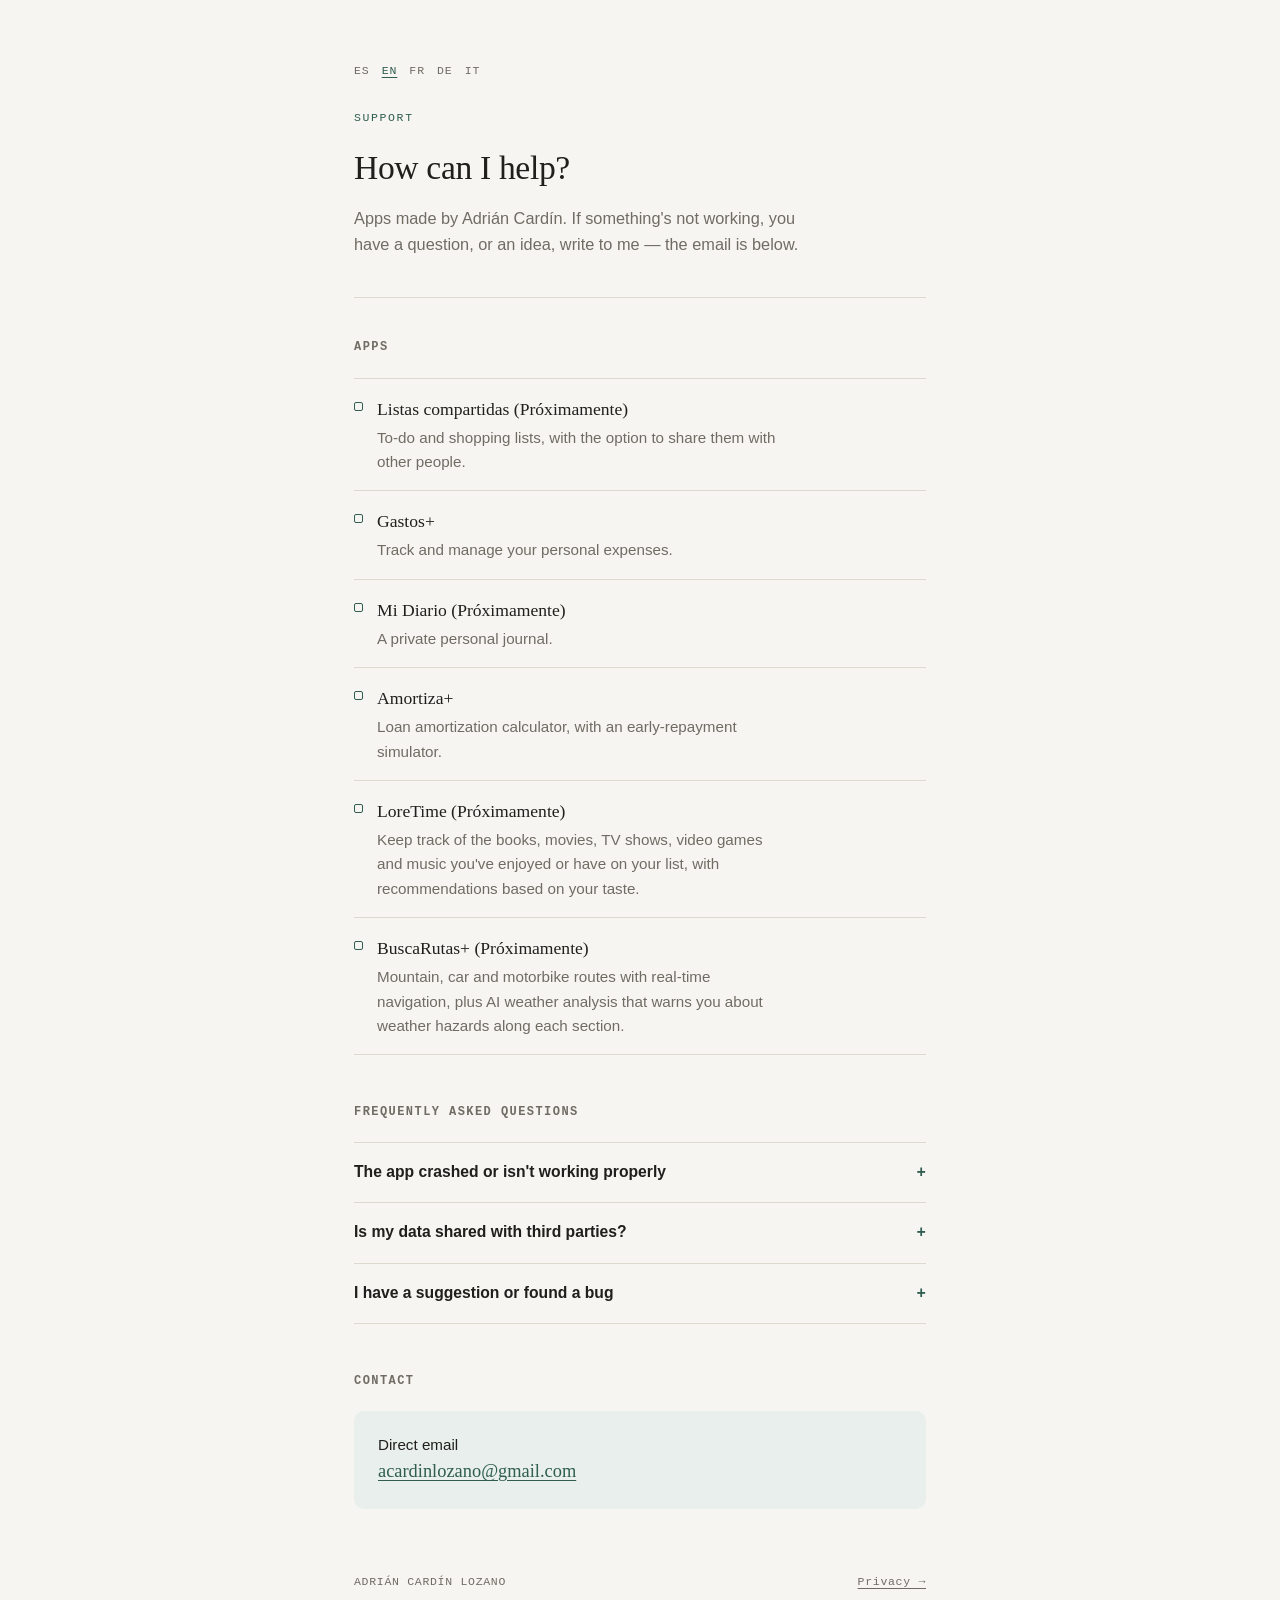
<file: index.html>
<!DOCTYPE html>
<html lang="es">
<head>
<meta charset="UTF-8">
<meta name="viewport" content="width=device-width, initial-scale=1.0">
<title>Soporte — Adrián Cardín</title>
<link rel="stylesheet" href="css/style.css">
</head>
<body class="page-support">
<main>
  <nav class="lang-switch" data-lang-switch aria-label="Selector de idioma"></nav>

  <p class="eyebrow" data-i18n="support.eyebrow">Soporte</p>
  <h1 data-i18n="support.h1">¿En qué puedo ayudarte?</h1>
  <p class="lead" data-i18n="support.lead">Apps hechas por Adrián Cardín. Si algo falla, tienes una duda o una idea, escríbeme — abajo tienes el correo.</p>

  <hr>

  <section>
    <h2 data-i18n="support.apps.title">Apps</h2>

    <div class="app-row">
      <span class="marker"></span>
      <div>
        <h3>Listas compartidas (Próximamente)</h3>
        <p data-i18n="support.apps.app1.desc">Listas de tareas y compra, con la opción de compartirlas con otras personas.</p>
      </div>
    </div>

    <div class="app-row">
      <span class="marker"></span>
      <div>
        <h3>Gastos+</h3>
        <p data-i18n="support.apps.app2.desc">Control y seguimiento de gastos personales.</p>
      </div>
    </div>

    <div class="app-row">
      <span class="marker"></span>
      <div>
        <h3>Mi Diario (Próximamente)</h3>
        <p data-i18n="support.apps.app3.desc">Diario personal privado.</p>
      </div>
    </div>

    <div class="app-row">
      <span class="marker"></span>
      <div>
        <h3>Amortiza+</h3>
        <p data-i18n="support.apps.app4.desc">Calculadora de amortización de préstamos, con simulador de amortizaciones anticipadas.</p>
      </div>
    </div>

    <div class="app-row">
      <span class="marker"></span>
      <div>
        <h3>LoreTime (Próximamente)</h3>
        <p data-i18n="support.apps.app5.desc">Registro de los libros, películas, series, videojuegos y música que has disfrutado o tienes pendientes, con recomendaciones según tus gustos.</p>
      </div>
    </div>

    <div class="app-row">
      <span class="marker"></span>
      <div>
        <h3>BuscaRutas+ (Próximamente)</h3>
        <p data-i18n="support.apps.app6.desc">Rutas de montaña, coche y moto con navegación en tiempo real, y análisis del tiempo con IA para avisarte de peligros meteorológicos en cada tramo.</p>
      </div>
    </div>
  </section>

  <section>
    <h2 data-i18n="support.faq.title">Preguntas frecuentes</h2>

    <details>
      <summary><span data-i18n="support.faq.q1">Se me ha cerrado la app o no funciona bien</span><span class="toggle"></span></summary>
      <p data-i18n="support.faq.a1">Escríbeme indicando el nombre de la app, el modelo de tu dispositivo y qué estabas haciendo cuando ocurrió. Intento responder lo antes posible.</p>
    </details>

    <details>
      <summary><span data-i18n="support.faq.q2">¿Mis datos se comparten con terceros?</span><span class="toggle"></span></summary>
      <p data-i18n="support.faq.a2">No. Los datos se guardan en tu dispositivo y, si la app lo permite, en tu propia cuenta de iCloud, para que puedas usarlos entre tus dispositivos o compartirlos con quien tú elijas.</p>
    </details>

    <details>
      <summary><span data-i18n="support.faq.q3">Tengo una sugerencia o he encontrado un fallo</span><span class="toggle"></span></summary>
      <p data-i18n="support.faq.a3">Cualquier idea o error que me cuentes ayuda a mejorar la app. Escríbeme al correo de abajo.</p>
    </details>
  </section>

  <section>
    <h2 data-i18n="support.contact.title">Contacto</h2>
    <div class="contact">
      <p data-i18n="support.contact.label">Correo directo</p>
      <a href="mailto:acardinlozano@gmail.com">acardinlozano@gmail.com</a>
    </div>
  </section>

  <footer>
    <span>ADRIÁN CARDÍN LOZANO</span>
    <a href="privacidad.html" data-i18n="support.footer.privacyLink">Privacidad →</a>
  </footer>
</main>
<script src="traducciones/i18n.js" defer></script>
</body>
</html>
</file>
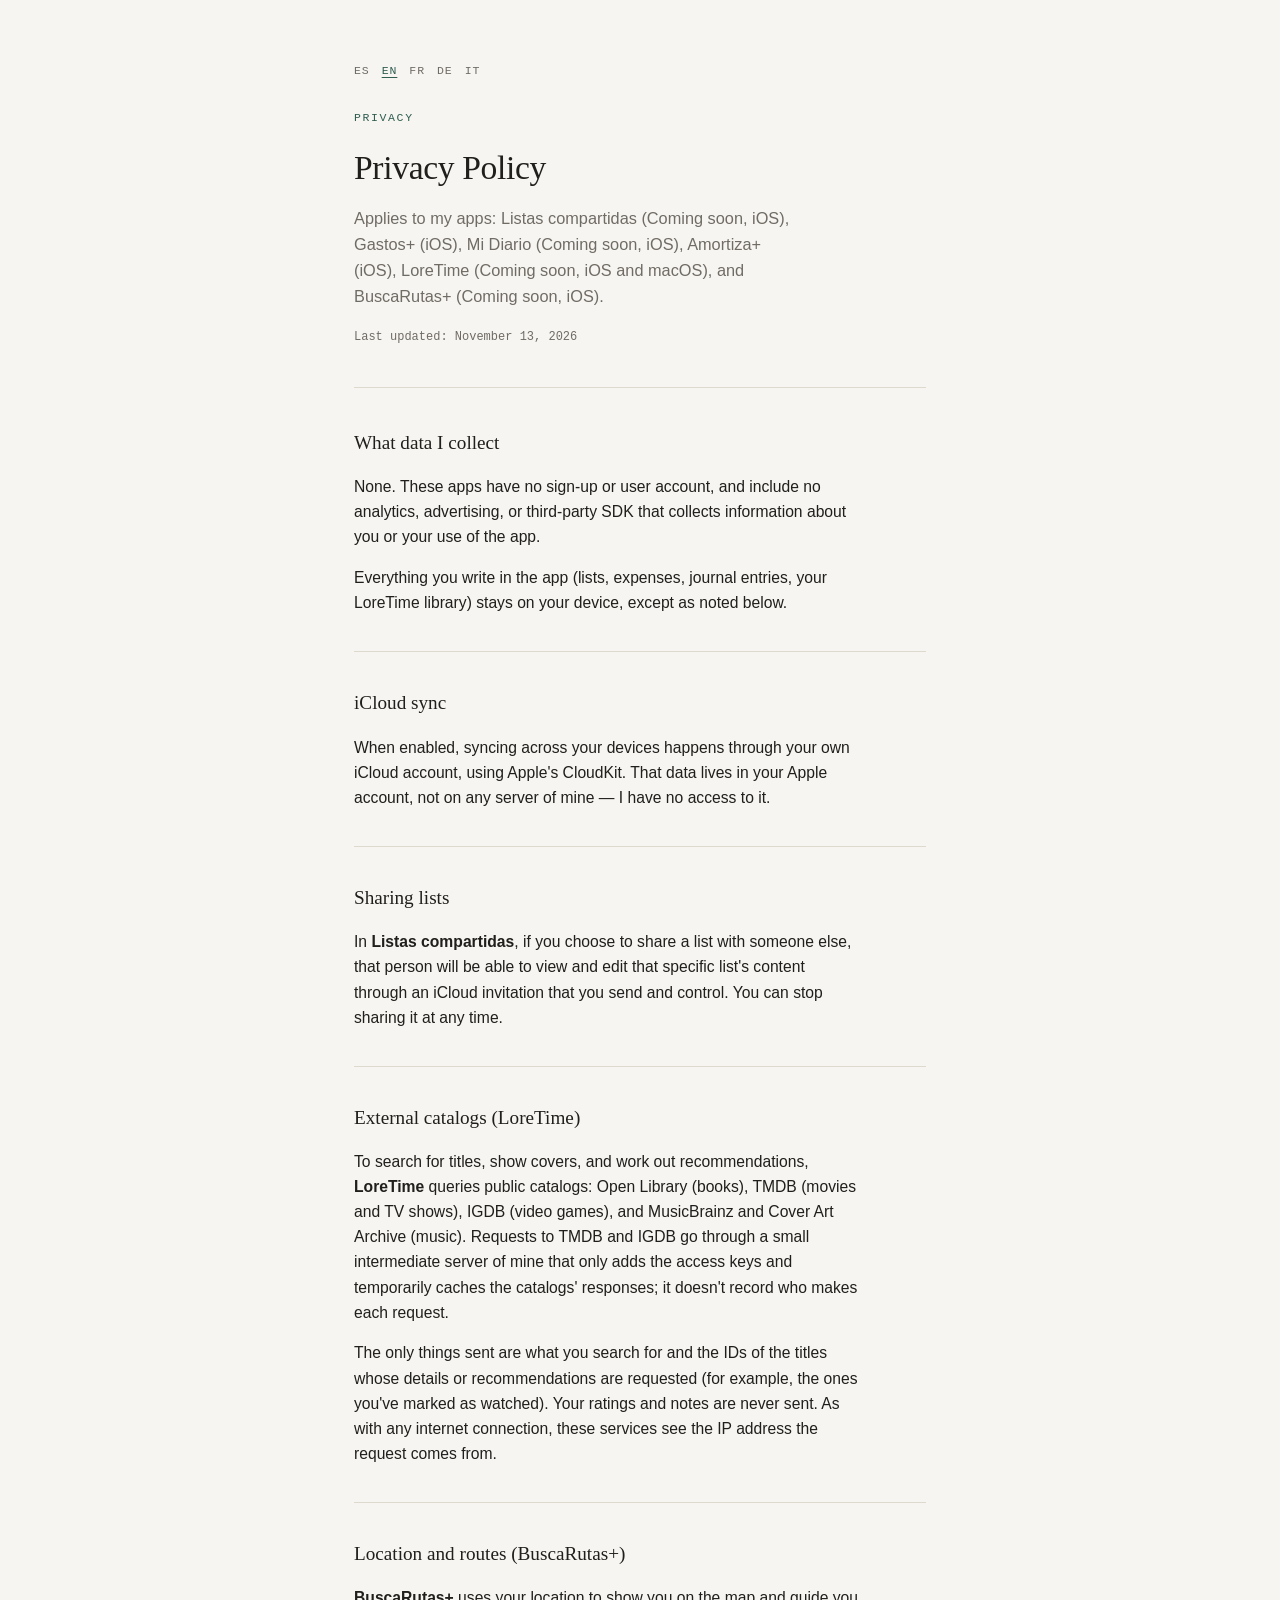
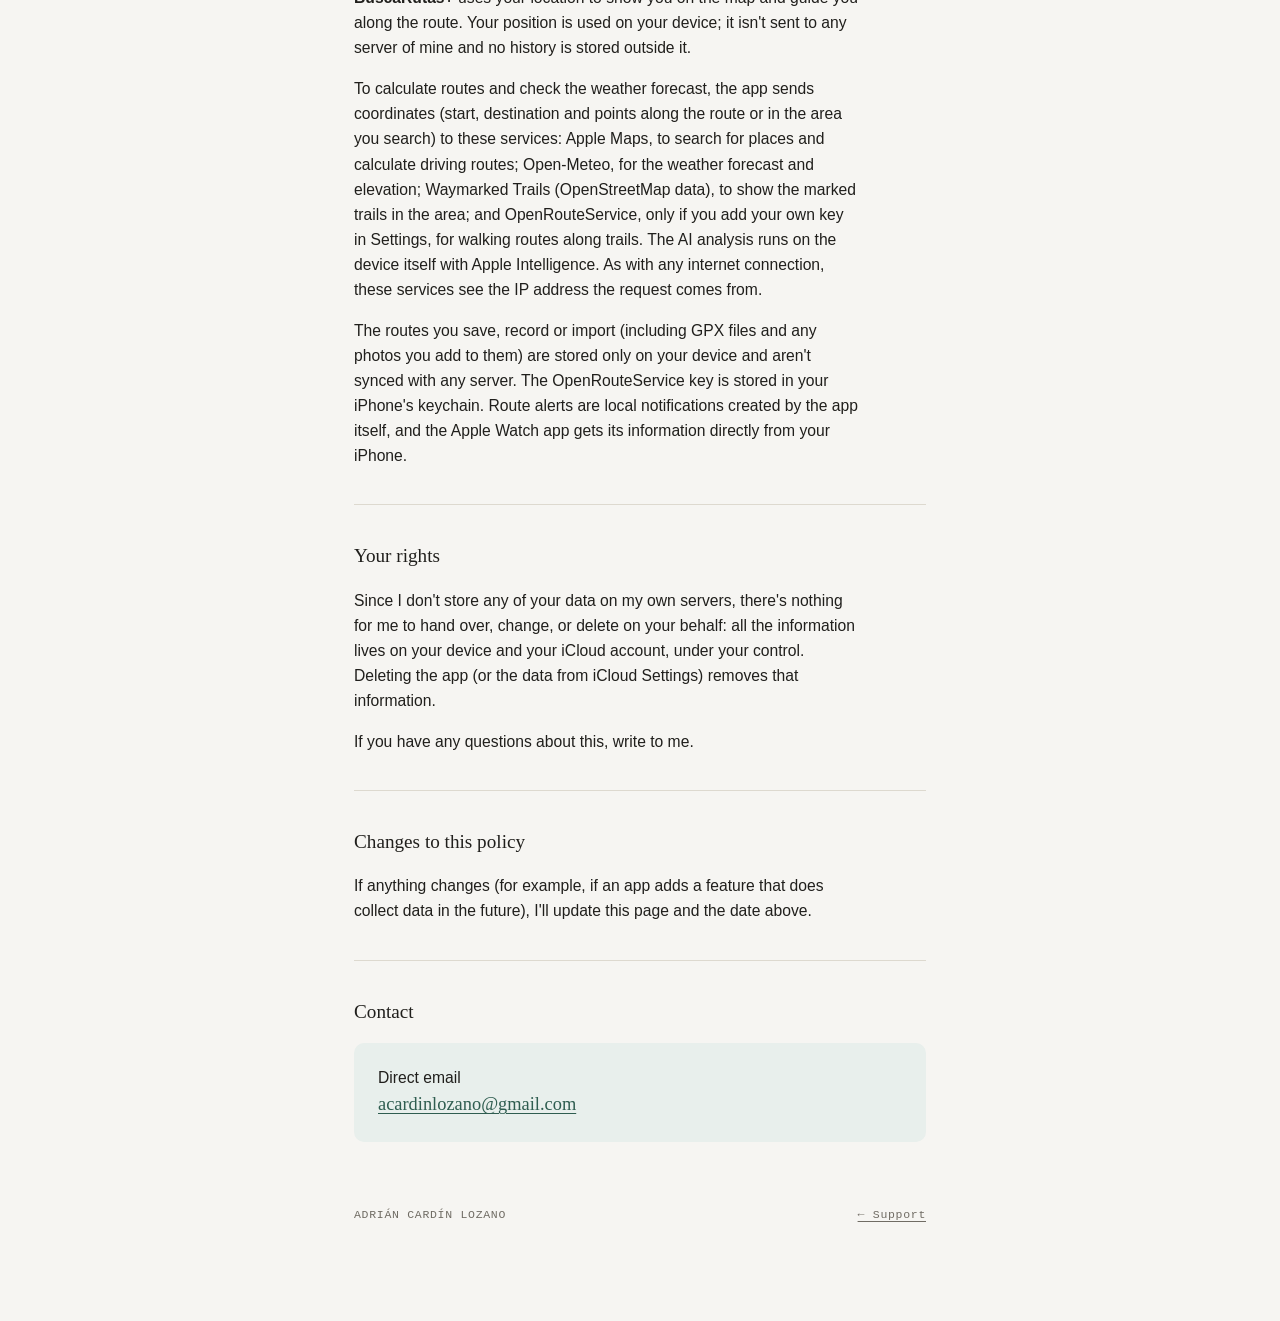
<file: privacidad.html>
<!DOCTYPE html>
<html lang="es">
<head>
<meta charset="UTF-8">
<meta name="viewport" content="width=device-width, initial-scale=1.0">
<title>Privacidad — Adrián Cardín</title>
<link rel="stylesheet" href="css/style.css">
</head>
<body class="page-privacy">
<main>
  <nav class="lang-switch" data-lang-switch aria-label="Selector de idioma"></nav>

  <p class="eyebrow" data-i18n="privacy.eyebrow">Privacidad</p>
  <h1 data-i18n="privacy.h1">Política de privacidad</h1>
  <p class="lead" data-i18n="privacy.lead">Aplica a mis apps: Listas compartidas (Próximamente, iOS), Gastos+ (iOS), Mi Diario (Próximamente, iOS), Amortiza+ (iOS), LoreTime (Próximamente, iOS y macOS) y BuscaRutas+ (Próximamente, iOS).</p>
  <p class="updated" data-i18n="privacy.updated">Última actualización: 13 de noviembre de 2026</p>

  <hr>

  <section>
    <h2 data-i18n="privacy.s1.title">Qué datos recopilo</h2>
    <p data-i18n="privacy.s1.p1">Ninguno. No tienen registro ni cuenta de usuario, no incluyen analítica, publicidad ni ningún SDK de terceros que recoja información sobre ti o tu uso de la app.</p>
    <p data-i18n="privacy.s1.p2">Todo lo que escribes en la app (listas, gastos, entradas de diario, tu biblioteca de LoreTime) se queda en tu dispositivo, salvo lo indicado en los siguientes puntos.</p>
  </section>

  <section>
    <h2 data-i18n="privacy.s2.title">Sincronización con iCloud</h2>
    <p data-i18n="privacy.s2.p1">Cuando esté activada, la sincronización entre tus dispositivos se hace a través de tu propia cuenta de iCloud, usando CloudKit de Apple. Esos datos viven en tu cuenta de Apple, no en ningún servidor mío — yo no tengo acceso a ellos.</p>
  </section>

  <section>
    <h2 data-i18n="privacy.s3.title">Compartir listas</h2>
    <p data-i18n="privacy.s3.p1" data-i18n-html>En <strong>Listas compartidas</strong>, si decides compartir una lista con otra persona, esa persona podrá ver y editar el contenido de esa lista concreta a través de una invitación de iCloud que tú envías y controlas. Puedes dejar de compartirla cuando quieras.</p>
  </section>

  <section>
    <h2 data-i18n="privacy.s7.title">Catálogos externos (LoreTime)</h2>
    <p data-i18n="privacy.s7.p1" data-i18n-html>Para buscar obras, mostrar portadas y calcular recomendaciones, <strong>LoreTime</strong> consulta catálogos públicos: Open Library (libros), TMDB (películas y series), IGDB (videojuegos), y MusicBrainz y Cover Art Archive (música). Las consultas a TMDB e IGDB pasan por un pequeño servidor intermedio mío que solo añade las claves de acceso y guarda temporalmente las respuestas de los catálogos; no registra quién hace cada consulta.</p>
    <p data-i18n="privacy.s7.p2">Lo único que se envía es lo que buscas y los identificadores de las obras de las que se piden detalles o recomendaciones (por ejemplo, las que has marcado como vistas). Nunca se envían tus valoraciones ni tus notas. Como en cualquier conexión a internet, estos servicios ven la dirección IP desde la que llega la petición.</p>
  </section>

  <section>
    <h2 data-i18n="privacy.s8.title">Ubicación y rutas (BuscaRutas+)</h2>
    <p data-i18n="privacy.s8.p1" data-i18n-html><strong>BuscaRutas+</strong> usa tu ubicación para mostrarte en el mapa y guiarte durante la ruta. Tu posición se usa en tu dispositivo y no se envía a ningún servidor mío ni se guarda un historial fuera de él.</p>
    <p data-i18n="privacy.s8.p2">Para calcular rutas y consultar la previsión del tiempo, la app envía coordenadas (origen, destino y puntos de la ruta o de la zona que buscas) a estos servicios: Apple Mapas, para buscar lugares y calcular rutas de coche; Open-Meteo, para la previsión del tiempo y la altitud; Waymarked Trails (datos de OpenStreetMap), para mostrar los senderos señalizados de la zona; y OpenRouteService, solo si añades tu propia clave en Ajustes, para rutas a pie por senderos. El análisis con inteligencia artificial se hace en el propio dispositivo con Apple Intelligence. Como en cualquier conexión a internet, estos servicios ven la dirección IP desde la que llega la petición.</p>
    <p data-i18n="privacy.s8.p3">Las rutas que guardas, grabas o importas (incluidos los archivos GPX y las fotos que les añadas) se guardan solo en tu dispositivo y no se sincronizan con ningún servidor. La clave de OpenRouteService se guarda en el llavero de tu iPhone. Los avisos de la ruta son notificaciones locales que genera la propia app, y la app del Apple Watch recibe la información directamente de tu iPhone.</p>
  </section>

  <section>
    <h2 data-i18n="privacy.s4.title">Tus derechos</h2>
    <p data-i18n="privacy.s4.p1">Como no guardo ningún dato tuyo en servidores propios, no hay nada que yo pueda entregarte, modificar o borrar en tu nombre: toda la información vive en tu dispositivo y tu cuenta de iCloud, bajo tu control. Borrar la app (o los datos desde Ajustes de iCloud) elimina esa información.</p>
    <p data-i18n="privacy.s4.p2">Si tienes cualquier duda sobre esto, escríbeme.</p>
  </section>

  <section>
    <h2 data-i18n="privacy.s5.title">Cambios en esta política</h2>
    <p data-i18n="privacy.s5.p1">Si algo cambia (por ejemplo, si en el futuro alguna app añade una función que sí recoja datos), actualizaré esta página y la fecha de arriba.</p>
  </section>

  <section>
    <h2 data-i18n="privacy.s6.title">Contacto</h2>
    <div class="contact">
      <p data-i18n="privacy.contact.label">Correo directo</p>
      <a href="mailto:acardinlozano@gmail.com">acardinlozano@gmail.com</a>
    </div>
  </section>

  <footer>
    <span>ADRIÁN CARDÍN LOZANO</span>
    <a href="index.html" data-i18n="privacy.footer.supportLink">← Soporte</a>
  </footer>
</main>
<script src="traducciones/i18n.js" defer></script>
</body>
</html>
</file>
<file: css/style.css>
/* Tokens compartidos por todas las páginas del sitio */
:root {
  color-scheme: light dark;
  --bg: #f6f5f2;
  --fg: #201f1c;
  --muted: #706c64;
  --line: #ddd9cf;
  --accent: #2f5d50;
  --accent-tint: #e8efec;
  --font-display: ui-serif, Charter, "Iowan Old Style", "Palatino Linotype", Georgia, serif;
  --font-body: -apple-system, BlinkMacSystemFont, "SF Pro Text", "Helvetica Neue", Arial, sans-serif;
  --font-label: ui-monospace, "SF Mono", Menlo, Consolas, monospace;
}
@media (prefers-color-scheme: dark) {
  :root {
    --bg: #16181a;
    --fg: #eceae5;
    --muted: #9a978f;
    --line: #2b2e2f;
    --accent: #6fa593;
    --accent-tint: #1c2624;
  }
}
:root[data-theme="dark"] {
  --bg: #16181a;
  --fg: #eceae5;
  --muted: #9a978f;
  --line: #2b2e2f;
  --accent: #6fa593;
  --accent-tint: #1c2624;
}
:root[data-theme="light"] {
  --bg: #f6f5f2;
  --fg: #201f1c;
  --muted: #706c64;
  --line: #ddd9cf;
  --accent: #2f5d50;
  --accent-tint: #e8efec;
}

* { box-sizing: border-box; }
@media (prefers-reduced-motion: reduce) {
  * { transition: none !important; animation: none !important; }
}

body {
  margin: 0;
  background: var(--bg);
  color: var(--fg);
  font-family: var(--font-body);
  line-height: 1.6;
  -webkit-font-smoothing: antialiased;
}

main {
  max-width: 620px;
  margin: 0 auto;
  padding: 64px 24px 96px;
}

.lang-switch {
  display: flex;
  gap: 12px;
  margin-bottom: 32px;
}
.lang-switch button {
  font-family: var(--font-label);
  font-size: 0.72rem;
  letter-spacing: 0.08em;
  background: none;
  border: none;
  padding: 0;
  color: var(--muted);
  cursor: pointer;
}
.lang-switch button[aria-current="true"] {
  color: var(--accent);
  text-decoration: underline;
  text-underline-offset: 3px;
}
.lang-switch button:hover { color: var(--fg); }
.lang-switch button:focus-visible {
  outline: 2px solid var(--accent);
  outline-offset: 3px;
}

.eyebrow {
  font-family: var(--font-label);
  font-size: 0.72rem;
  letter-spacing: 0.14em;
  text-transform: uppercase;
  color: var(--accent);
  margin: 0 0 14px;
}

h1 {
  font-family: var(--font-display);
  font-weight: 500;
  font-size: 2.1rem;
  letter-spacing: -0.01em;
  text-wrap: balance;
  margin: 0 0 10px;
}

p.lead {
  color: var(--muted);
  max-width: 50ch;
  margin: 0 0 8px;
  font-size: 1.02rem;
}

.updated {
  font-family: var(--font-label);
  font-size: 0.75rem;
  color: var(--muted);
  margin: 18px 0 0;
}

hr {
  border: none;
  border-top: 1px solid var(--line);
  margin: 40px 0;
}

a {
  color: var(--accent);
  text-underline-offset: 3px;
}
a:focus-visible, summary:focus-visible {
  outline: 2px solid var(--accent);
  outline-offset: 3px;
}

.contact {
  background: var(--accent-tint);
  border-radius: 10px;
  padding: 22px 24px;
  margin-top: 16px;
}
.contact p {
  margin: 0;
  font-size: 0.95rem;
}
.contact a {
  font-family: var(--font-display);
  font-size: 1.15rem;
  font-weight: 500;
}

footer {
  margin-top: 64px;
  font-family: var(--font-label);
  font-size: 0.72rem;
  letter-spacing: 0.06em;
  color: var(--muted);
  display: flex;
  justify-content: space-between;
  gap: 16px;
  flex-wrap: wrap;
}
footer a { color: var(--muted); }

/* --- Página "Soporte" (index.html) --- */

.page-support h2 {
  font-family: var(--font-label);
  font-size: 0.75rem;
  letter-spacing: 0.12em;
  text-transform: uppercase;
  color: var(--muted);
  margin: 0 0 20px;
}

.page-support section + section { margin-top: 48px; }

.app-row {
  display: flex;
  gap: 14px;
  padding: 16px 0;
  border-top: 1px solid var(--line);
}
.app-row:last-child { border-bottom: 1px solid var(--line); }

.marker {
  flex: none;
  width: 9px;
  height: 9px;
  margin-top: 7px;
  border: 1.5px solid var(--accent);
  border-radius: 2px;
}

.app-row h3 {
  font-family: var(--font-display);
  font-weight: 500;
  font-size: 1.1rem;
  margin: 0 0 3px;
}
.app-row p {
  margin: 0;
  color: var(--muted);
  font-size: 0.95rem;
  max-width: 48ch;
}

details {
  border-top: 1px solid var(--line);
  padding: 16px 0;
}
details:last-child { border-bottom: 1px solid var(--line); }

summary {
  cursor: pointer;
  list-style: none;
  display: flex;
  align-items: baseline;
  justify-content: space-between;
  gap: 16px;
  font-weight: 600;
  font-size: 0.98rem;
}
summary::-webkit-details-marker { display: none; }

summary .toggle {
  font-family: var(--font-label);
  color: var(--accent);
  flex: none;
}
details[open] summary .toggle::before { content: "–"; }
summary .toggle::before { content: "+"; }

details p {
  color: var(--muted);
  font-size: 0.95rem;
  max-width: 50ch;
  margin: 12px 0 0;
}

/* --- Página "Privacidad" (privacidad.html) --- */

.page-privacy h2 {
  font-family: var(--font-display);
  font-weight: 500;
  font-size: 1.2rem;
  margin: 0 0 12px;
}

.page-privacy section + section {
  margin-top: 36px;
  padding-top: 36px;
  border-top: 1px solid var(--line);
}

.page-privacy section p,
.page-privacy section li {
  max-width: 58ch;
  font-size: 0.98rem;
}

.page-privacy section p + p { margin-top: 12px; }

.page-privacy ul {
  margin: 0;
  padding-left: 1.1em;
}
.page-privacy li { margin-bottom: 8px; }
.page-privacy li:last-child { margin-bottom: 0; }
</file>
